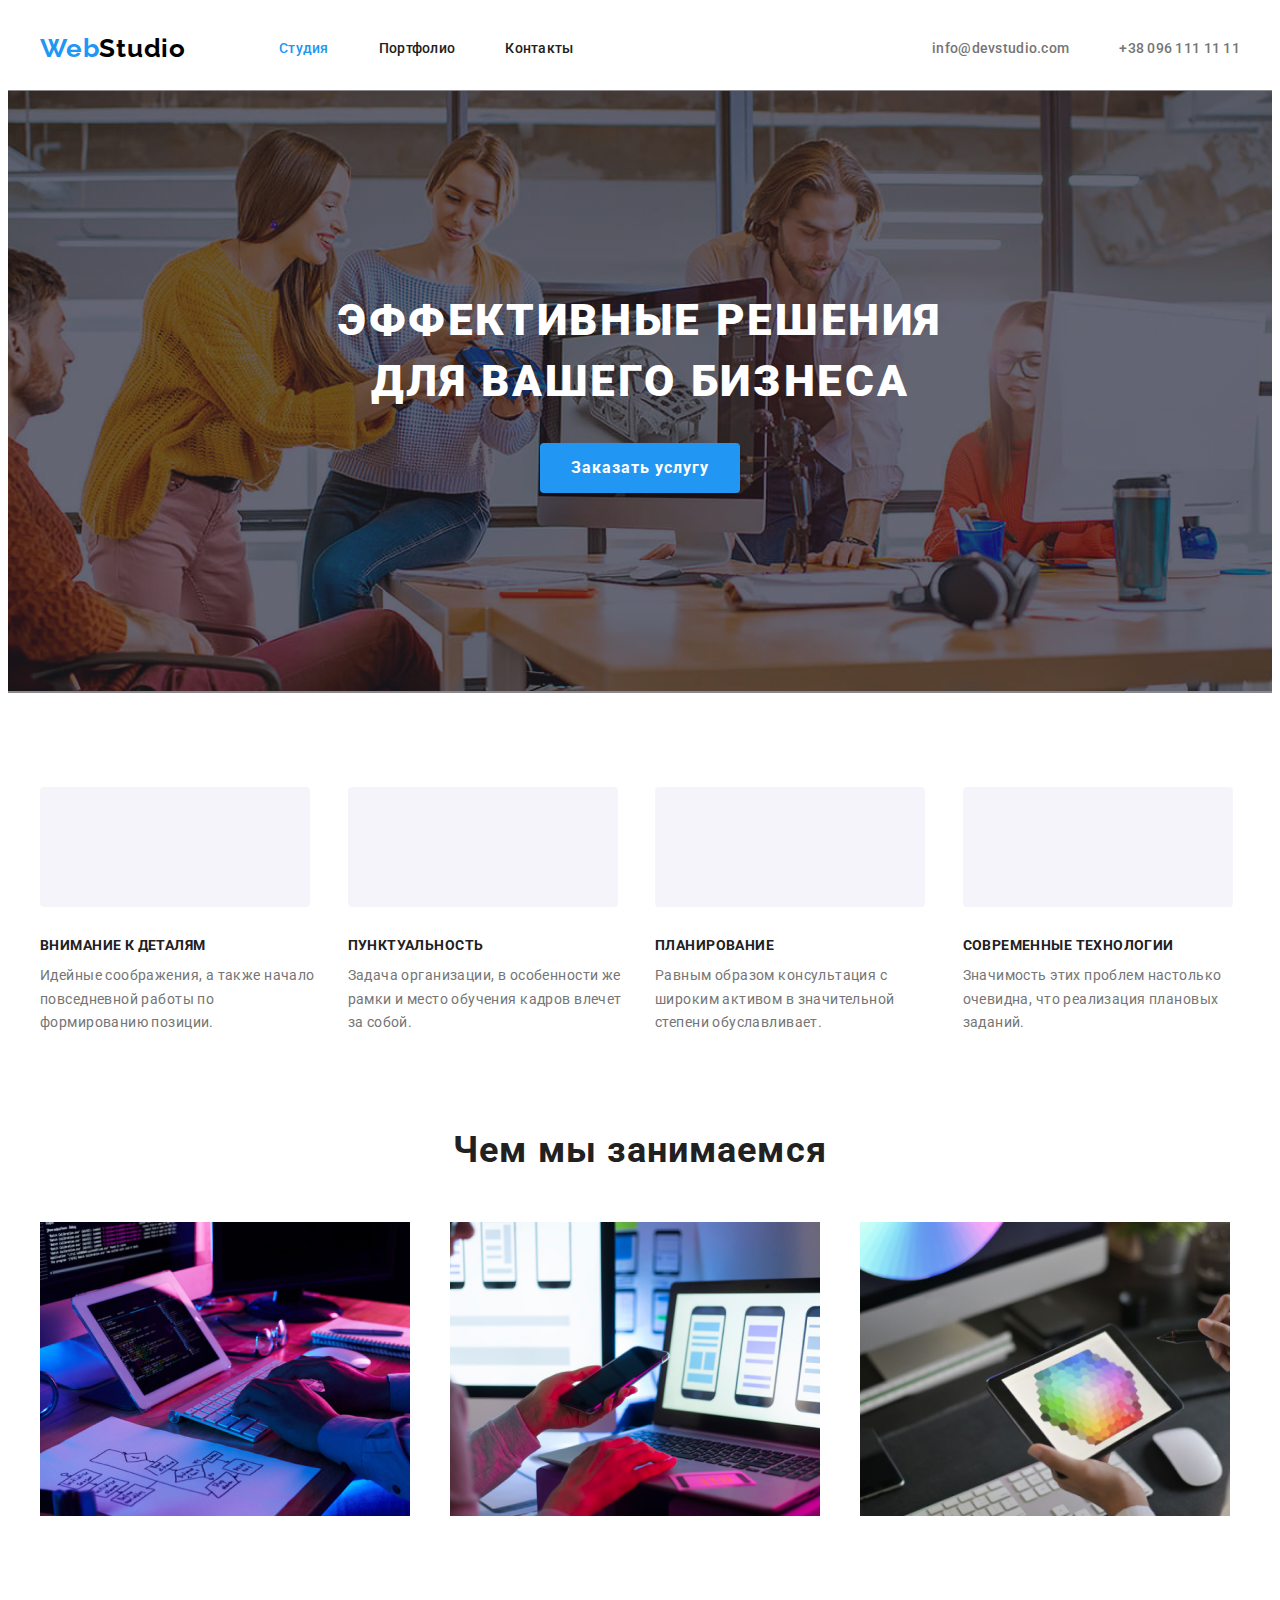
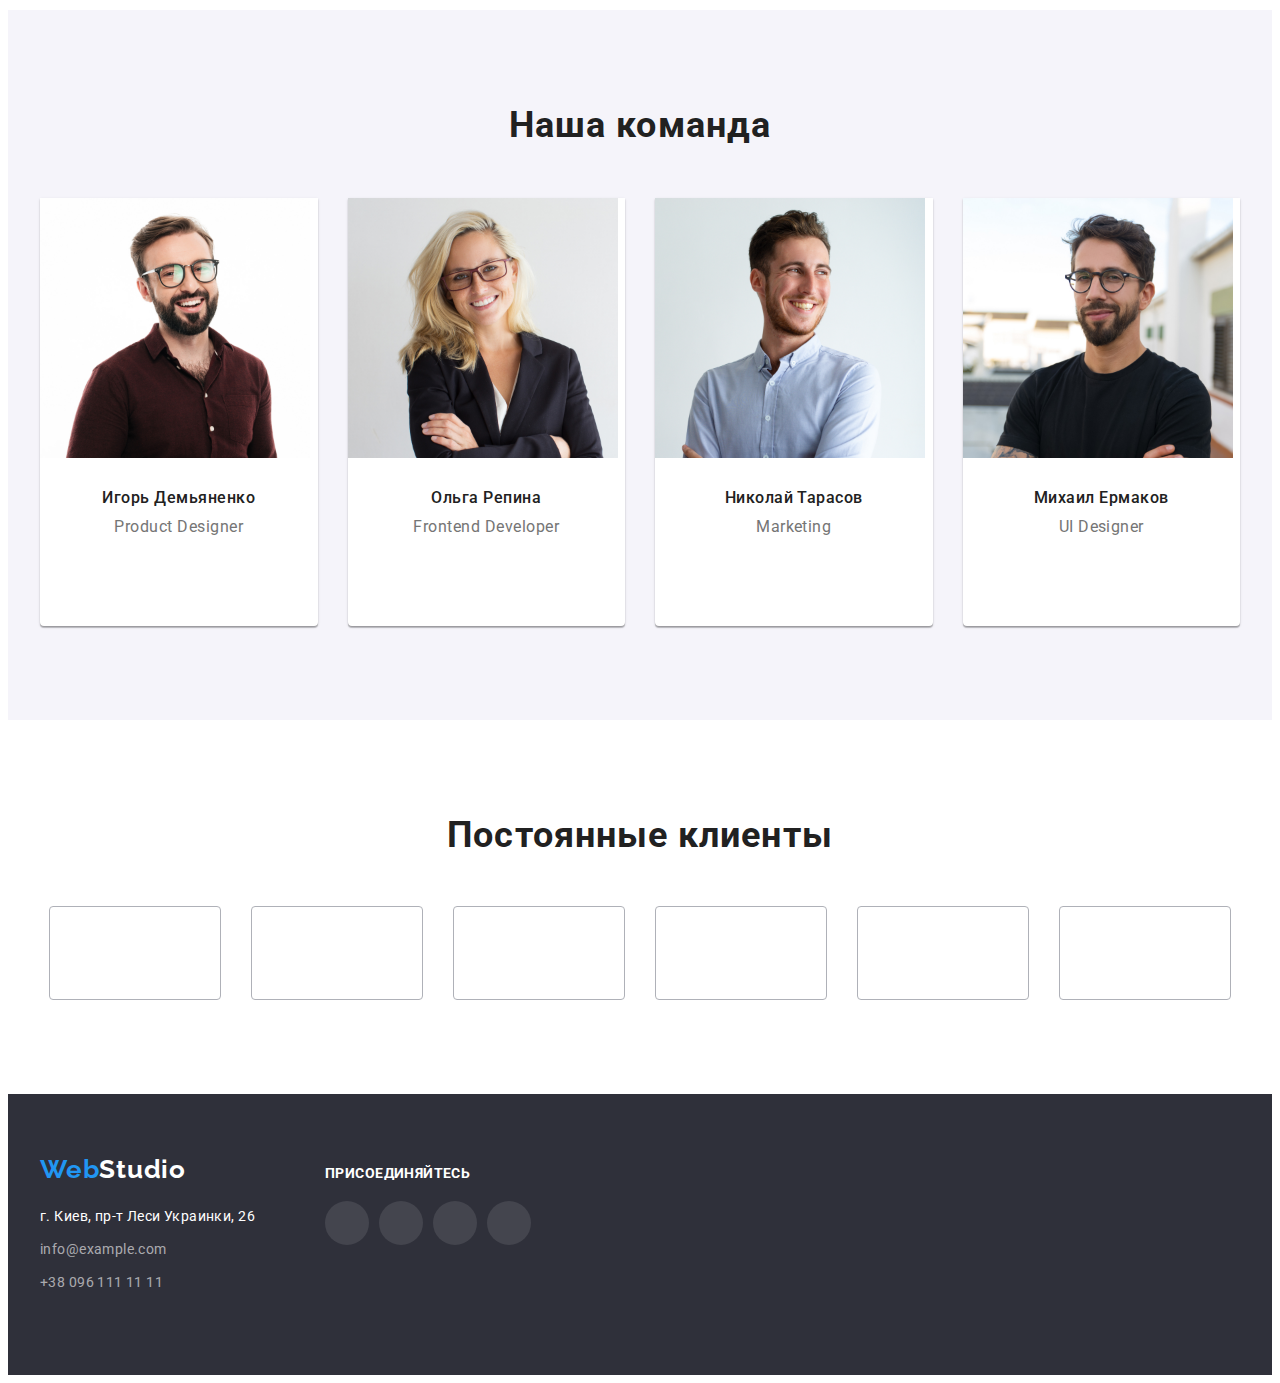
<file: index.html>
<!DOCTYPE html>
<html lang="ru">
  <head>
    <meta charset="UTF-8" />
    <meta http-equiv="X-UA-Compatible" content="IE=edge" />
    <meta name="viewport" content="width=device-width, initial-scale=1.0" />
    <title>WebStudio</title>

    <link rel="preconnect" href="https://fonts.googleapis.com" />
    <link rel="preconnect" href="https://fonts.gstatic.com" crossorigin />
    <link
      href="https://fonts.googleapis.com/css2?family=Montserrat:ital,wght@0,700;1,300&family=Raleway:wght@700&family=Roboto:wght@400;500;700;900&display=swap"
      rel="stylesheet"
    />
    <link
      rel="stylesheet"
      href="https://cdnjs.cloudflare.com/ajax/libs/modern-normalize/1.1.0/modern-normalize.min.css"
      integrity="sha512-wpPYUAdjBVSE4KJnH1VR1HeZfpl1ub8YT/NKx4PuQ5NmX2tKuGu6U/JRp5y+Y8XG2tV+wKQpNHVUX03MfMFn9Q=="
      crossorigin="anonymous"
      referrerpolicy="no-referrer"
    />
    <link rel="stylesheet" href="./css/styles.css" />
  </head>

  <body class="body">
    <header class="header">
      <div class="conteiner header-conteiner">
        <a class="logo" href=""><span class="logo-span">Web</span>Studio</a>
        <nav class="header-nav">
          <ul class="header-link">
            <li>
              <a href="./index.html" class="header-link-nav header-link-stydio"
                >Студия</a
              >
            </li>
            <li>
              <a href="./portfolio.html" class="header-link-nav">Портфолио</a>
            </li>
            <li>
              <a href="" class="header-link-nav">Контакты</a>
            </li>
          </ul>
        </nav>
        <ul class="header-contacts">
          <li class="h-contacts-item">
            <a href="mailto:info@devstudio.com" class="header-contacts-link">
              <svg class="header-svg" width="16" height="12">
                <use href="./images/icons.svg#icon-email"></use>
              </svg>
              info@devstudio.com</a
            >
          </li>
          <li class="h-contacts-item">
            <a href="tel:+380961111111" class="header-contacts-link">
              <svg class="header-svg" width="10" height="16">
                <use href="./images/icons.svg#icon-smartphone"></use>
              </svg>
              +38 096 111 11 11</a
            >
          </li>
        </ul>
      </div>
    </header>

    <main class="main">
      <section class="hero section">
        <div class="conteiner">
          <h1 class="hero-title">Эффективные решения для вашего бизнеса</h1>
          <button class="hero-btn hero-item" type="button">
            Заказать услугу
          </button>
        </div>
      </section>

      <section class="section features">
        <div class="conteiner">
          <h2 class="visually-hidden">Особености</h2>

          <ul class="list card-set">
            <li class="list-item">
              <div class="list-item-svg">
                <svg width="70" height="70">
                  <use href="./images/icons.svg#icon-antenna"></use>
                </svg>
              </div>
              <h3 class="item-heading">Внимание к деталям</h3>
              <p class="i-head-text">
                Идейные соображения, а также начало повседневной работы по
                формированию позиции.
              </p>
            </li>
            <li class="list-item">
              <div class="list-item-svg">
                <svg width="70" height="70">
                  <use href="./images/icons.svg#icon-clock"></use>
                </svg>
              </div>
              <h3 class="item-heading">Пунктуальность</h3>
              <p class="i-head-text">
                Задача организации, в особенности же рамки и место обучения
                кадров влечет за собой.
              </p>
            </li>
            <li class="list-item">
              <div class="list-item-svg">
                <svg width="70" height="70">
                  <use href="./images/icons.svg#icon-diagram"></use>
                </svg>
              </div>
              <h3 class="item-heading">Планирование</h3>
              <p class="i-head-text">
                Равным образом консультация с широким активом в значительной
                степени обуславливает.
              </p>
            </li>
            <li class="list-item">
              <div class="list-item-svg">
                <svg width="70" height="70">
                  <use href="./images/icons.svg#icon-astronaut"></use>
                </svg>
              </div>
              <h3 class="item-heading">Современные технологии</h3>
              <p class="i-head-text">
                Значимость этих проблем настолько очевидна, что реализация
                плановых заданий.
              </p>
            </li>
          </ul>
        </div>
      </section>

      <section class="section">
        <div class="conteiner">
          <h2 class="subtitle">Чем мы занимаемся</h2>
          <ul class="some-pics card-set">
            <li class="pics-item">
              <img
                class="pics-box"
                src="images/features/box1.jpg"
                alt="оцениваем продукт"
                width="370"
                height="294"
              />
            </li>
            <li class="pics-item">
              <img
                class="pics-box"
                src="images/features/box2.jpg"
                alt="выбор дизайна"
                width="370"
                height="294"
              />
            </li>
            <li class="pics-item">
              <img
                class="pics-box"
                src="images/features/box3.jpg"
                alt="выбор цвета"
                width="370"
                height="294"
              />
            </li>
          </ul>
        </div>
      </section>

      <section class="work-section section">
        <div class="conteiner">
          <h2 class="subtitle">Наша команда</h2>
          <ul class="work-list card-set">
            <li class="about-people">
              <img
                class="people-img"
                src="images/people/img(3).jpg"
                alt="Человек"
                width="270"
                height="260"
              />
              <h3 class="people">Игорь Демьяненко</h3>
              <p class="work" lang="en">Product Designer</p>

              <ul class="social-net-list">
                <li class="div-social-net">
                  <a
                    class="link"
                    href=""
                    target="_blank"
                    rel="noopener noreferrens"
                    aria-label="instagram"
                  >
                    <svg class="social-net-svg" width="20" height="20">
                      <use href="./images/icons.svg#icon-instagram"></use>
                    </svg>
                  </a>
                </li>
                <li class="div-social-net">
                  <a
                    class="link"
                    href=""
                    target="_blank"
                    rel="noopener noreferrens"
                    aria-label="twitter"
                  >
                    <svg class="social-net-svg" width="20" height="20">
                      <use href="./images/icons.svg#icon-twitter"></use>
                    </svg>
                  </a>
                </li>
                <li class="div-social-net">
                  <a
                    class="link"
                    href=""
                    target="_blank"
                    rel="noopener noreferrens"
                    aria-label="facebook"
                  >
                    <svg class="social-net-svg" width="20" height="20">
                      <use href="./images/icons.svg#icon-facebook"></use>
                    </svg>
                  </a>
                </li>
                <li class="div-social-net">
                  <a
                    class="link"
                    href=""
                    target="_blank"
                    rel="noopener noreferrens"
                    aria-label="linkedin"
                  >
                    <svg class="social-net-svg" width="20" height="20">
                      <use href="./images/icons.svg#icon-linkedin"></use>
                    </svg>
                  </a>
                </li>
              </ul>
            </li>
            <li class="about-people">
              <img
                class="people-img"
                src="images/people/img(4).jpg"
                alt="Человек"
                width="270"
                height="260"
              />

              <h3 class="people">Ольга Репина</h3>
              <p class="work" lang="en">Frontend Developer</p>
              <ul class="social-net-list">
                <li class="div-social-net">
                  <a
                    class="link"
                    href=""
                    target="_blank"
                    rel="noopener noreferrens"
                    aria-label="instagram"
                  >
                    <svg class="social-net-svg" width="20" height="20">
                      <use href="./images/icons.svg#icon-instagram"></use>
                    </svg>
                  </a>
                </li>
                <li class="div-social-net">
                  <a
                    class="link"
                    href=""
                    target="_blank"
                    rel="noopener noreferrens"
                    aria-label="twitter"
                  >
                    <svg class="social-net-svg" width="20" height="20">
                      <use href="./images/icons.svg#icon-twitter"></use>
                    </svg>
                  </a>
                </li>
                <li class="div-social-net">
                  <a
                    class="link"
                    href=""
                    target="_blank"
                    rel="noopener noreferrens"
                    aria-label="facebook"
                  >
                    <svg class="social-net-svg" width="20" height="20">
                      <use href="./images/icons.svg#icon-facebook"></use>
                    </svg>
                  </a>
                </li>
                <li class="div-social-net">
                  <a
                    class="link"
                    href=""
                    target="_blank"
                    rel="noopener noreferrens"
                    aria-label="linkedin"
                  >
                    <svg class="social-net-svg" width="20" height="20">
                      <use href="./images/icons.svg#icon-linkedin"></use>
                    </svg>
                  </a>
                </li>
              </ul>
            </li>
            <li class="about-people">
              <img
                class="people-img"
                src="images/people/img(5).jpg"
                alt="Человек"
                width="270"
                height="260"
              />
              <h3 class="people">Николай Тарасов</h3>
              <p class="work" lang="en">Marketing</p>
              <ul class="social-net-list">
                <li class="div-social-net">
                  <a
                    class="link"
                    href=""
                    target="_blank"
                    rel="noopener noreferrens"
                    aria-label="instagram"
                  >
                    <svg class="social-net-svg" width="20" height="20">
                      <use href="./images/icons.svg#icon-instagram"></use>
                    </svg>
                  </a>
                </li>
                <li class="div-social-net">
                  <a
                    class="link"
                    href=""
                    target="_blank"
                    rel="noopener noreferrens"
                    aria-label="twitter"
                  >
                    <svg class="social-net-svg" width="20" height="20">
                      <use href="./images/icons.svg#icon-twitter"></use>
                    </svg>
                  </a>
                </li>
                <li class="div-social-net">
                  <a
                    class="link"
                    href=""
                    target="_blank"
                    rel="noopener noreferrens"
                    aria-label="facebook"
                  >
                    <svg class="social-net-svg" width="20" height="20">
                      <use href="./images/icons.svg#icon-facebook"></use>
                    </svg>
                  </a>
                </li>
                <li class="div-social-net">
                  <a
                    class="link"
                    href=""
                    target="_blank"
                    rel="noopener noreferrens"
                    aria-label="linkedin"
                  >
                    <svg class="social-net-svg" width="20" height="20">
                      <use href="./images/icons.svg#icon-linkedin"></use>
                    </svg>
                  </a>
                </li>
              </ul>
            </li>
            <li class="about-people">
              <img
                class="people-img"
                src="images/people/img(6).jpg"
                alt="Человек"
                width="270"
                height="260"
              />
              <h3 class="people">Михаил Ермаков</h3>
              <p class="work" lang="en">UI Designer</p>
              <ul class="social-net-list">
                <li class="div-social-net">
                  <a
                    class="link"
                    href=""
                    target="_blank"
                    rel="noopener noreferrens"
                    aria-label="instagram"
                  >
                    <svg class="social-net-svg" width="20" height="20">
                      <use href="./images/icons.svg#icon-instagram"></use>
                    </svg>
                  </a>
                </li>
                <li class="div-social-net">
                  <a
                    class="link"
                    href=""
                    target="_blank"
                    rel="noopener noreferrens"
                    aria-label="twitter"
                  >
                    <svg class="social-net-svg" width="20" height="20">
                      <use href="./images/icons.svg#icon-twitter"></use>
                    </svg>
                  </a>
                </li>
                <li class="div-social-net">
                  <a
                    class="link"
                    href=""
                    target="_blank"
                    rel="noopener noreferrens"
                    aria-label="facebook"
                  >
                    <svg class="social-net-svg" width="20" height="20">
                      <use href="./images/icons.svg#icon-facebook"></use>
                    </svg>
                  </a>
                </li>
                <li class="div-social-net">
                  <a
                    class="link"
                    href=""
                    target="_blank"
                    rel="noopener noreferrens"
                    aria-label="linkedin"
                  >
                    <svg class="social-net-svg" width="20" height="20">
                      <use href="./images/icons.svg#icon-linkedin"></use>
                    </svg>
                  </a>
                </li>
              </ul>
            </li>
          </ul>
        </div>
      </section>
      <section class="section">
        <h2 class="our-customers">Постоянные клиенты</h2>

        <ul class="customers-list variables">
          <li class="">
            <a
              class="our-customers-link"
              href=""
              target="_blank"
              rel="noopener noreferrens"
              aria-label=""
            >
              <svg class="our-customers-svg" width="106" height="60">
                <use href="./images/icons.svg#icon-Logo"></use>
              </svg>
            </a>
          </li>
          <li class="">
            <a
              class="our-customers-link"
              href=""
              target="_blank"
              rel="noopener noreferrens"
              aria-label=""
            >
              <svg class="our-customers-svg" width="106" height="60">
                <use href="./images/icons.svg#icon-Logo-1"></use>
              </svg>
            </a>
          </li>
          <li class="">
            <a
              class="our-customers-link"
              href=""
              target="_blank"
              rel="noopener noreferrens"
              aria-label=""
            >
              <svg class="our-customers-svg" width="106" height="60">
                <use href="./images/icons.svg#icon-Logo-2"></use>
              </svg>
            </a>
          </li>
          <li class="">
            <a
              class="our-customers-link"
              href=""
              target="_blank"
              rel="noopener noreferrens"
              aria-label=""
            >
              <svg class="our-customers-svg" width="106" height="60">
                <use href="./images/icons.svg#icon-Logo-3"></use>
              </svg>
            </a>
          </li>
          <li class="">
            <a
              class="our-customers-link"
              href=""
              target="_blank"
              rel="noopener noreferrens"
              aria-label=""
            >
              <svg class="our-customers-svg" width="106" height="60">
                <use href="./images/icons.svg#icon-Logo-4"></use>
              </svg>
            </a>
          </li>
          <li class="">
            <a
              class="our-customers-link"
              href=""
              target="_blank"
              rel="noopener noreferrens"
              aria-label=""
            >
              <svg class="our-customers-svg" width="170" height="60">
                <use href="./images/icons.svg#icon-Logo-5"></use>
              </svg>
            </a>
          </li>
        </ul>
      </section>
    </main>
    <footer class="footer">
      <div class="conteiner footer-conteiner">
        <div class="first-conteiner">
        <a class="logo-footer" href=""
          ><span class="logo-span">Web</span>Studio</a
        >
          <address class="address">
            <ul class="address-list">
              <li class="residence-address">г. Киев, пр-т Леси Украинки, 26</li>
              <li class="not-last-child">
                <a class="address-mail-tel" href="mailto:info@example.com"
                  >info@example.com</a
                >
              </li>
              <li class="not-last-child">
                <a class="address-mail-tel" href="tel:+380961111111"
                  >+38 096 111 11 11</a
                >
              </li>
            </ul>
          </address>
        </div>
          <div class="join-in">
            <h2 class="address-subtitle">присоединяйтесь</h2>
            <ul class="social-net-list">
              <li class="div-social-net">
                <a
                  class="footer-link"
                  href=""
                  target="_blank"
                  rel="noopener noreferrens"
                  aria-label="instagram"
                >
                  <svg class="footer-net-svg" width="20" height="20">
                    <use
                      href="./images/icons.svg#icon-instagram"
                    ></use>
                  </svg>
                </a>
              </li>
              <li class="div-social-net">
                <a
                  class="footer-link"
                  href=""
                  target="_blank"
                  rel="noopener noreferrens"
                  aria-label="twitter"
                >
                  <svg class="footer-net-svg" width="20" height="20">
                    <use
                      href="./images/icons.svg#icon-twitter"
                    ></use>
                  </svg>
                </a>
              </li>
              <li class="div-social-net">
                <a
                  class="footer-link"
                  href=""
                  target="_blank"
                  rel="noopener noreferrens"
                  aria-label="facebook"
                >
                  <svg class="footer-net-svg" width="20" height="20">
                    <use
                      href="./images/icons.svg#icon-facebook"
                    ></use>
                  </svg>
                </a>
              </li>
              <li class="div-social-net">
                <a
                  class="footer-link"
                  href=""
                  target="_blank"
                  rel="noopener noreferrens"
                  aria-label="linkedin"
                >
                  <svg class="footer-net-svg" width="20" height="20">
                    <use
                      href="./images/icons.svg#icon-linkedin"
                    ></use>
                  </svg>
                </a>
              </li>
            </ul>
        </div>
      </div>
    </footer>
  </body>
</html>
</file>
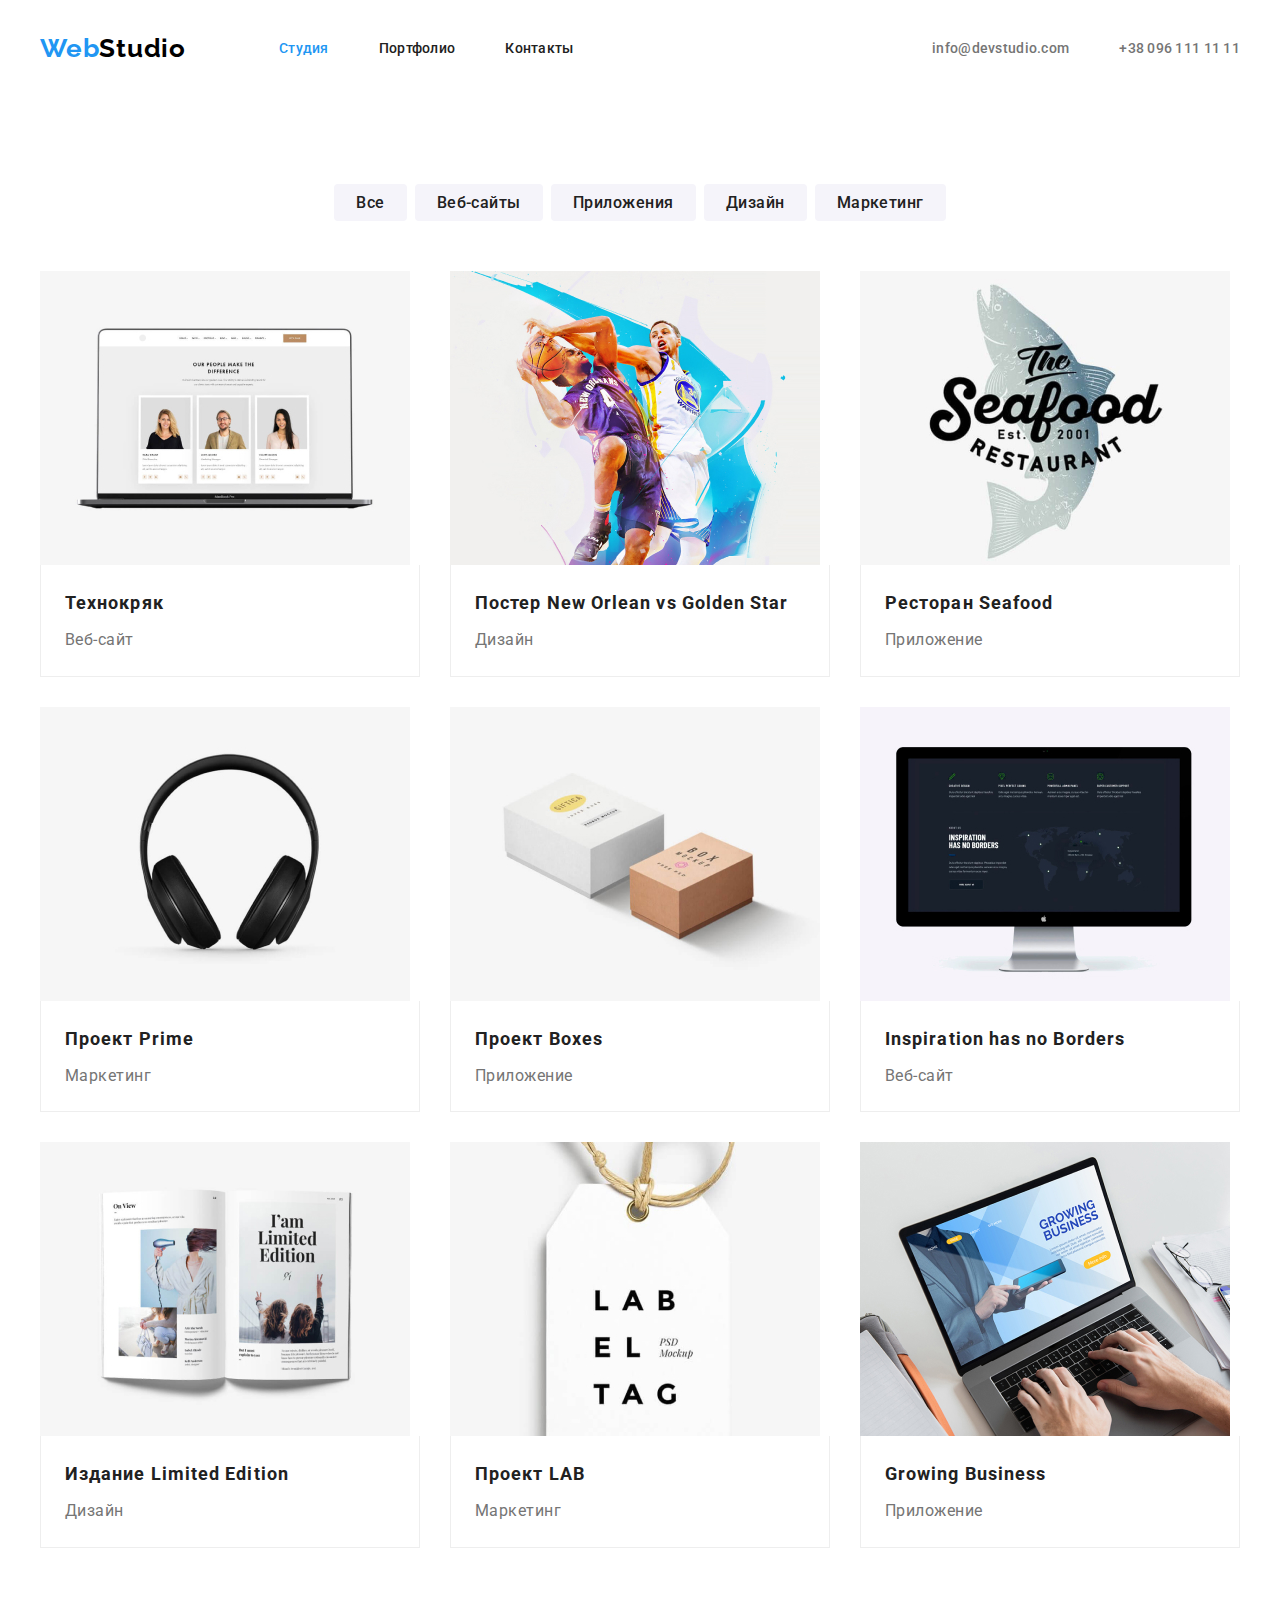
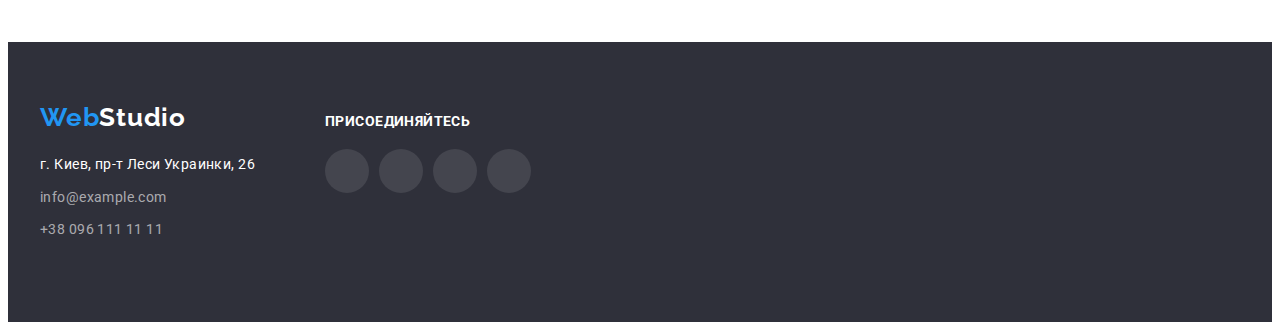
<file: portfolio.html>
<!DOCTYPE html>
<html lang="en">
  <head>
    <meta charset="UTF-8" />
    <meta http-equiv="X-UA-Compatible" content="IE=edge" />
    <meta name="viewport" content="width=device-width, initial-scale=1.0" />
    <title>WebStudio</title>

    <link rel="preconnect" href="https://fonts.googleapis.com" />
    <link rel="preconnect" href="https://fonts.gstatic.com" crossorigin />
    <link
      href="https://fonts.googleapis.com/css2?family=Montserrat:ital,wght@0,700;1,300&family=Raleway:wght@700&family=Roboto:wght@400;500;700;900&display=swap"
      rel="stylesheet"
    />
    <link
      rel="stylesheet"
      href="https://cdnjs.cloudflare.com/ajax/libs/modern-normalize/1.1.0/modern-normalize.min.css"
      integrity="sha512-wpPYUAdjBVSE4KJnH1VR1HeZfpl1ub8YT/NKx4PuQ5NmX2tKuGu6U/JRp5y+Y8XG2tV+wKQpNHVUX03MfMFn9Q=="
      crossorigin="anonymous"
      referrerpolicy="no-referrer"
    />
    <link rel="stylesheet" href="./css/styles.css" />
  </head>
  <body class="body">
    <header class="header">
      <div class="conteiner header-conteiner">
        <a class="logo" href=""><span class="logo-span">Web</span>Studio</a>
        <nav class="header-nav">
          <ul class="header-link">
            <li>
              <a href="./index.html" class="header-link-nav header-link-stydio"
                >Студия</a
              >
            </li>
            <li>
              <a href="./portfolio.html" class="header-link-nav">Портфолио</a>
            </li>
            <li>
              <a href="" class="header-link-nav">Контакты</a>
            </li>
          </ul>
        </nav>
        <ul class="header-contacts">
          <li class="h-contacts-item">
            <a href="mailto:info@devstudio.com" class="header-contacts-link">
              <svg class="header-svg" width="16" height="12">
                <use href="./images/icons.svg#icon-email"></use>
              </svg>
              info@devstudio.com</a
            >
          </li>
          <li class="h-contacts-item">
            <a href="tel:+380961111111" class="header-contacts-link">
              <svg class="header-svg" width="10" height="16">
                <use href="./images/icons.svg#icon-smartphone"></use>
              </svg>
              +38 096 111 11 11</a
            >
          </li>
        </ul>
      </div>
    </header>

    <main class="main">
      <section class="section-portfolio section">
        <div class="conteiner">
          <h1 class="visually-hidden">Портфолио</h1>
          <ul class="btn-portfolio-link">
            <li>
              <button class="portfolio-btn" type="button">Все</button>
            </li>
            <li>
              <button class="portfolio-btn" type="button">Веб-сайты</button>
            </li>
            <li>
              <button class="portfolio-btn" type="button">Приложения</button>
            </li>
            <li>
              <button class="portfolio-btn" type="button">Дизайн</button>
            </li>
            <li>
              <button class="portfolio-btn" type="button">Маркетинг</button>
            </li>
          </ul>

          <ul class="portfolio-link">
            <li class="portfolio-item">
              <img
                class="portfolio-img"
                src="images/project/img.jpg"
                alt="Веб-сайт: Технокряк"
                width="370"
                height="294"
              />
              <div class="portfolio-wrap">
                <h2 class="list-name">Технокряк</h2>
                <p class="list-project">Веб-сайт</p>
              </div>
            </li>
            <li class="portfolio-item">
              <img
                class="portfolio-img"
                src="images/project/img-1.jpg"
                alt="Постер New Orlean vs Golden Star"
                width="370"
                height="294"
              />
              <div class="portfolio-wrap">
                <h2 class="list-name">
                  Постер<span lang="en"> New Orlean vs Golden Star</span>
                </h2>
                <p class="list-project">Дизайн</p>
              </div>
            </li>
            <li class="portfolio-item">
              <img
                class="portfolio-img"
                src="images/project/img-2.jpg"
                alt="Приложение: Ресторан Seafood"
                width="370"
                height="294"
              />
              <div class="portfolio-wrap">
                <h2 class="list-name">
                  Ресторан <span lang="en">Seafood</span>
                </h2>
                <p class="list-project">Приложение</p>
              </div>
            </li>
            <li class="portfolio-item">
              <img
                class="portfolio-img"
                src="images/project/img-3.jpg"
                alt="Проект Prime (маркетинг)"
                width="370"
                height="294"
              />
              <div class="portfolio-wrap">
                <h2 class="list-name">Проект <span lang="en">Prime</span></h2>
                <p class="list-project">Маркетинг</p>
              </div>
            </li>
            <li class="portfolio-item">
              <img
                class="portfolio-img"
                src="images/project/img-4.jpg"
                alt="Приложение: Boxes"
                width="370"
                height="294"
              />
              <div class="portfolio-wrap">
                <h2 class="list-name">Проект <span lang="en"> Boxes</span></h2>
                <p class="list-project">Приложение</p>
              </div>
            </li>
            <li class="portfolio-item">
              <img
                class="portfolio-img"
                src="images/project/img-5.jpg"
                alt="Веб-сайт: Inspiration has no Borders"
                width="370"
                height="294"
              />
              <div class="portfolio-wrap">
                <h2 class="list-name" lang="en">Inspiration has no Borders</h2>
                <p class="list-project">Веб-сайт</p>
              </div>
            </li>
            <li class="portfolio-item">
              <img
                class="portfolio-img"
                src="images/project/img-6.jpg"
                alt="Дизайн: Издание Limited Edition"
                width="370"
                height="294"
              />
              <div class="portfolio-wrap">
                <h2 class="list-name">
                  Издание <span lang="en">Limited Edition</span>
                </h2>
                <p class="list-project">Дизайн</p>
              </div>
            </li>
            <li class="portfolio-item">
              <img
                class="portfolio-img"
                src="images/project/img-7.jpg"
                alt="Маркетинг: проект LAB"
                width="370"
                height="294"
              />
              <div class="portfolio-wrap">
                <h2 class="list-name">Проект <span lang="en">LAB</span></h2>
                <p class="list-project">Маркетинг</p>
              </div>
            </li>
            <li class="portfolio-item">
              <img
                class="portfolio-img"
                src="images/project/img-8.jpg"
                alt="Приложение: Growing Business"
                width="370"
                height="294"
              />
              <div class="portfolio-wrap">
                <h2 class="list-name" lang="en">Growing Business</h2>
                <p class="list-project">Приложение</p>
              </div>
            </li>
          </ul>
        </div>
      </section>
    </main>

    <footer class="footer">
      <div class="conteiner footer-conteiner">
        <div class="first-conteiner">
        <a class="logo-footer" href=""
          ><span class="logo-span">Web</span>Studio</a
        >
          <address class="address">
            <ul class="address-list">
              <li class="residence-address">г. Киев, пр-т Леси Украинки, 26</li>
              <li class="not-last-child">
                <a class="address-mail-tel" href="mailto:info@example.com"
                  >info@example.com</a
                >
              </li>
              <li class="not-last-child">
                <a class="address-mail-tel" href="tel:+380961111111"
                  >+38 096 111 11 11</a
                >
              </li>
            </ul>
          </address>
        </div>
          <div class="join-in">
            <h2 class="address-subtitle">присоединяйтесь</h2>
            <ul class="social-net-list">
              <li class="div-social-net">
                <a
                  class="footer-link"
                  href=""
                  target="_blank"
                  rel="noopener noreferrens"
                  aria-label="instagram"
                >
                  <svg class="footer-net-svg" width="20" height="20">
                    <use
                      href="./images/icons.svg#icon-instagram"
                    ></use>
                  </svg>
                </a>
              </li>
              <li class="div-social-net">
                <a
                  class="footer-link"
                  href=""
                  target="_blank"
                  rel="noopener noreferrens"
                  aria-label="twitter"
                >
                  <svg class="footer-net-svg" width="20" height="20">
                    <use
                      href="./images/icons.svg#icon-twitter"
                    ></use>
                  </svg>
                </a>
              </li>
              <li class="div-social-net">
                <a
                  class="footer-link"
                  href=""
                  target="_blank"
                  rel="noopener noreferrens"
                  aria-label="facebook"
                >
                  <svg class="footer-net-svg" width="20" height="20">
                    <use
                      href="./images/icons.svg#icon-facebook"
                    ></use>
                  </svg>
                </a>
              </li>
              <li class="div-social-net">
                <a
                  class="footer-link"
                  href=""
                  target="_blank"
                  rel="noopener noreferrens"
                  aria-label="linkedin"
                >
                  <svg class="footer-net-svg" width="20" height="20">
                    <use
                      href="./images/icons.svg#icon-linkedin"
                    ></use>
                  </svg>
                </a>
              </li>
            </ul>
        </div>
      </div>
    </footer>
  </body>
</html>
</file>
<file: css/styles.css>
:root {
  --items: 4;
  --indent: 30px;
  --start-color: rgba(47, 48, 58, 0.4) 100%;
  --end-color: #c4c4c4;
}

.body {
  font-family: "Roboto", sans-serif;
}

h1,
h2,
h3,
h4,
h5,
h6,
p {
  margin: 0;
}

ul {
  list-style-type: none;
  margin: 0;
  padding: 0;
}

a {
  text-decoration: none;
  color: currentColor;
}

.section {
  padding-top: 94px;
  padding-bottom: 94px;
}

.header {
  border-bottom: 1px solid #ffffff;
}

.header-nd {
  border-bottom: 1px solid #ececec;
}

.conteiner {
  width: 1200px;
  padding-left: 15px;
  padding-right: 15px;
  margin: 0 auto;
}

.header-conteiner {
  display: flex;
  align-items: center;
}

.header-nav {
  display: flex;
  align-items: center;
  margin-right: auto;
}

/* Логотип */
.logo {
  font-family: "Raleway", sans-serif;
  text-decoration: none;
  font-weight: 700;
  font-size: 26px;
  line-height: 1.2;
  letter-spacing: 0.03em;
  color: #000000;
  margin-right: 93px;
}

.logo-span {
  font-family: "Raleway", sans-serif;
  font-weight: 700;
  font-size: 26px;
  line-height: 1.2;
  letter-spacing: 0.03em;
  color: #2196f3;
}

/* Хедер-навигация */
.header-link {
  list-style-type: none;
  display: flex;
  align-items: center;
  gap: 50px;
}

.header-link-nav {
  display: block;
  font-weight: 500;
  font-size: 14px;
  line-height: 1.2;
  letter-spacing: 0.02em;
  color: #212121;
  text-decoration: none;
  padding: 32px 0;
}

.header-link-nav:focus {
  color: #2196f3;
}

.header-link-nav:hover {
  color: #2196f3;
}

.header-link-stydio {
  font-weight: 500;
  font-size: 14px;
  line-height: 1.2;
  letter-spacing: 0.02em;
  color: #2196f3;
  text-decoration: none;
}

.header-link-stydio:focus {
  color: #2196f3;
}

.header-link-stydio:hover {
  color: #2196f3;
}

.header-link-portfolio {
  font-weight: 500;
  font-size: 14px;
  line-height: 1.2;
  letter-spacing: 0.02em;
  color: #2196f3;
  text-decoration: none;
}

.header-link-portfolio:focus {
  color: #2196f3;
}

.header-link-portfolio:hover {
  color: #2196f3;
}

/* Хедер-контакты  */
.header-contacts {
  list-style-type: none;
  display: flex;
  align-items: center;
  gap: 30px;
}

.header-contacts-link {
  display: flex;
  align-items: center;
  font-weight: 500;
  font-size: 14px;
  line-height: 1.2;
  letter-spacing: 0.02em;
  color: #757575;
  text-decoration: none;
}

.header-contacts-link:focus {
  color: #2196f3;
}

.header-contacts-link:hover {
  color: #2196f3;
}

.header-svg {
  fill: currentColor;
  margin-right: 10px;
}

/* секция герой */

.hero {
  background-color: #c4c4c4;
  padding: 200px 0;
  max-width: 1600px;
  margin-right: auto;
  margin-left: auto;

  background-image: linear-gradient(
      rgba(47, 48, 58, 0.4),
      rgba(47, 48, 58, 0.4)
    ),
    url(../images/hero-bg-img/img.jpg);

  background-repeat: no-repeat;
  background-position: center;
}

.hero-title {
  width: 696px;

  font-weight: 900;
  font-size: 44px;
  line-height: 1.4;
  letter-spacing: 0.06em;
  text-transform: uppercase;
  text-align: center;
  color: #ffffff;
  margin-bottom: 30px;
  margin-right: auto;
  margin-left: auto;
}

.hero-btn {
  display: block;

  font-family: inherit;
  font-weight: 700;
  font-size: 16px;
  line-height: 1.8;
  letter-spacing: 0.06em;
  color: #ffffff;

  min-width: 200px;
  min-height: 50px;
  background-color: #2196f3;
  box-shadow: 0px 4px 4px rgba(0, 0, 0, 0.15);
  border: #2196f3;
  border-radius: 4px;
  cursor: pointer;

  margin-right: auto;
  margin-left: auto;
}

/* Особености */

.section.features {
  padding-bottom: 0;
}

.list-item-svg {
  background-color: #f5f4fa;
  border-radius: 4px;
  width: 270px;
  height: 120px;
  margin-bottom: 30px;
  display: flex;
  align-items: center;
  justify-content: center;
}

.card-set {
  display: flex;
  gap: var(--indent);
}

.list-item {
  flex-basis: calc((100% - var(--indent) * (var(--items) - 1)) / var(--items));
}

.item-heading {
  margin-bottom: 10px;

  font-weight: 700;
  font-size: 14px;
  line-height: 1.2;
  letter-spacing: 0.03em;
  text-transform: uppercase;
  color: #212121;
}

.i-head-text {
  font-size: 14px;
  line-height: 1.7;
  letter-spacing: 0.03em;
  color: #757575;
}

/* наші роботи */
.subtitle {
  font-weight: 700;
  font-size: 36px;
  line-height: 1.2;
  letter-spacing: 0.03em;
  text-align: center;
  color: #212121;
  margin-bottom: 50px;
}

.some-pics {
  --items: 3;
  --indent: 30px;
}

.pics-item {
  display: flex;
  gap: 30px;
  flex-basis: calc((100% - var(--indent) * (var(--items) - 1)) / var(--items));
}

.pics-box {
  display: block;
}

/* Наша комaнда */

.work-section {
  background-color: #f5f4fa;
}

.about-people-item {
  display: flex;
  gap: 30px;
}

.work-list {
  --item: 4;
}

.about-people {
  flex-basis: calc((100% - var(--indent) * (var(--item) - 1)) / var(--item));
  background: #ffffff;
  box-shadow: 0px 1px 3px rgba(0, 0, 0, 0.12), 0px 1px 1px rgba(0, 0, 0, 0.14),
    0px 2px 1px rgba(0, 0, 0, 0.2);
  border-radius: 0px 0px 4px 4px;
  padding-bottom: 30px;
}

.people-img {
  display: block;
  margin-bottom: 30px;
}

.our-team {
  font-weight: 700;
  font-size: 36px;
  line-height: 1.2;

  letter-spacing: 0.03em;
  color: #212121;
}

.people {
  font-weight: 500;
  font-size: 16px;
  line-height: 1.2;
  letter-spacing: 0.03em;
  color: #212121;
  text-align: center;
  margin-bottom: 10px;
}

.work {
  font-size: 16px;
  line-height: 1.2;
  letter-spacing: 0.03em;
  color: #757575;
  text-align: center;
  margin-bottom: 16px;
}

.social-net-list {
  display: flex;
  justify-content: center;
  align-items: center;
  gap: 10px;
}

.link {
  display: flex;
  justify-content: center;
  align-items: center;
  width: 44px;
  height: 44px;
  background-color: #ffffff;
  border-radius: 50%;
}

.link:focus {
  background-color: #2196f3;
}
.link:hover {
  background-color: #2196f3;
}

.div-social-net .link:focus .social-net-svg {
  fill: #ffffff;
}
.div-social-net .link:hover .social-net-svg {
  fill: #ffffff;
}

.social-net-svg {
  fill: #afb1b8;
}

/* Портфолио */

.btn-portfolio-link {
  display: flex;
  justify-content: center;

  gap: 8px;
  margin-bottom: 50px;
}

.portfolio-btn {
  padding: 6px 22px;
  font-family: inherit;
  font-weight: 500;
  font-size: 16px;
  line-height: 1.6;
  letter-spacing: 0.03em;
  color: #212121;

  background-color: #f5f4fa;
  border-radius: 4px;
  cursor: pointer;

  border: #f5f4fa;
}

.portfolio-btn:focus {
  font-weight: 500;
  font-size: 16px;
  line-height: 1.6;
  letter-spacing: 0.03em;
  color: #ffffff;
  background-color: #2196f3;
  filter: drop-shadow(0px 4px 4px rgba(0, 0, 0, 0.25));
}

.portfolio-btn:hover {
  font-weight: 500;
  font-size: 16px;
  line-height: 1.6;
  letter-spacing: 0.03em;
  color: #ffffff;
  background-color: #2196f3;
  filter: drop-shadow(0px 4px 4px rgba(0, 0, 0, 0.25));
}

.portfolio-img {
  display: block;
}

.portfolio-link {
  display: flex;
  gap: 30px;
  flex-wrap: wrap;

  --items: 3;
  --indent: 30px;
}

.portfolio-item {
  flex-basis: calc((100% - var(--indent) * (var(--items) - 1)) / var(--items));
}

.portfolio-item:hover {
  box-shadow: 0px 1px 1px rgba(0, 0, 0, 0.12), 0px 4px 4px rgba(0, 0, 0, 0.06),
    1px 4px 6px rgba(0, 0, 0, 0.16);
}
.portfolio-item:focus {
  box-shadow: 0px 1px 1px rgba(0, 0, 0, 0.12), 0px 4px 4px rgba(0, 0, 0, 0.06),
    1px 4px 6px rgba(0, 0, 0, 0.16);
}

.list-name {
  font-weight: 700;
  font-size: 18px;
  line-height: 2;
  letter-spacing: 0.06em;
  color: #212121;
  margin-bottom: 4px;
}

.list-project {
  font-size: 16px;
  line-height: 1.9;
  letter-spacing: 0.03em;
  color: #757575;
}

.portfolio-wrap {
  padding: 20px 24px;
  border: 1px solid #eeeeee;
  border-top: none;
}
/* our-customers */

.our-customers {
  font-weight: 700;
  font-size: 36px;
  line-height: 42px;
  text-align: center;
  letter-spacing: 0.03em;
  margin-bottom: 50px;
  color: #212121;
}

.customers-list {
  display: flex;
  justify-content: center;
  align-items: center;
  gap: 30px;
  flex-wrap: wrap;
}

.our-customers-link:hover .our-customers-svg{
  fill: #2196f3;
}

.our-customers-svg {
  fill: #afb1b8;
}

.our-customers-link {
  display: flex;
  justify-content: center;
  align-items: center;
  width: 170px;
  height: 92px;
  border: 1px solid #afb1b8;
  border-radius: 4px;
}


.our-customers-link:hover {
  
 border: 1px solid #2196f3;
}

/* footer */

.footer {
  padding: 60px 0;
  background-color: #2f303a;
}

.footer-conteiner{
  display: flex;
  align-items: baseline;
}

.first-conteiner{
  margin-right: 70px;
}

.logo-footer {
  font-family: "Raleway", "Sans Serif";
  text-decoration: none;
  font-weight: 700;
  font-size: 26px;
  line-height: 1.2;
  letter-spacing: 0.03em;
  color: #ffffff;
}

.address {
  margin-top: 20px;
  font-style: normal;
}

.address-list {
  display: block;
  margin-bottom: 20px;
}


.residence-address {
  font-size: 14px;
  line-height: 1.7;
  letter-spacing: 0.03em;
  color: #ffffff;
  display: block;
  margin-bottom: 9px;
}

.address-mail-tel {
  font-size: 14px;
  line-height: 1.7;
  letter-spacing: 0.03em;
  color: rgba(255, 255, 255, 0.6);
  text-decoration: none;
  display: block;
}

.address-subtitle {
  font-weight: 700;
  font-size: 14px;
  line-height: 16px;
  letter-spacing: 0.03em;
  text-transform: uppercase;
  color: #ffffff;
  margin-bottom: 20px;
  
}

.footer-link {
  display: flex;
  justify-content: center;
  align-items: center;
  width: 44px;
  height: 44px;
  background-color: rgba(255, 255, 255, 0.1);
  border-radius: 50%;
}

.footer-link:focus {
  background-color: #2196f3;
}
.footer-link:hover {
  background-color: #2196f3;
}

.footer-net-svg {
  fill: #ffffff;
}

/* other */
.not-last-child:nth-child(2) {
  margin: 9px 0;
}

.visually-hidden {
  position: absolute;
  width: 1px;
  height: 1px;
  margin: -1px;
  border: 0;
  padding: 0;

  white-space: nowrap;
  clip-path: inset(100%);
  clip: rect(0 0 0 0);
  overflow: hidden;
}
</file>
